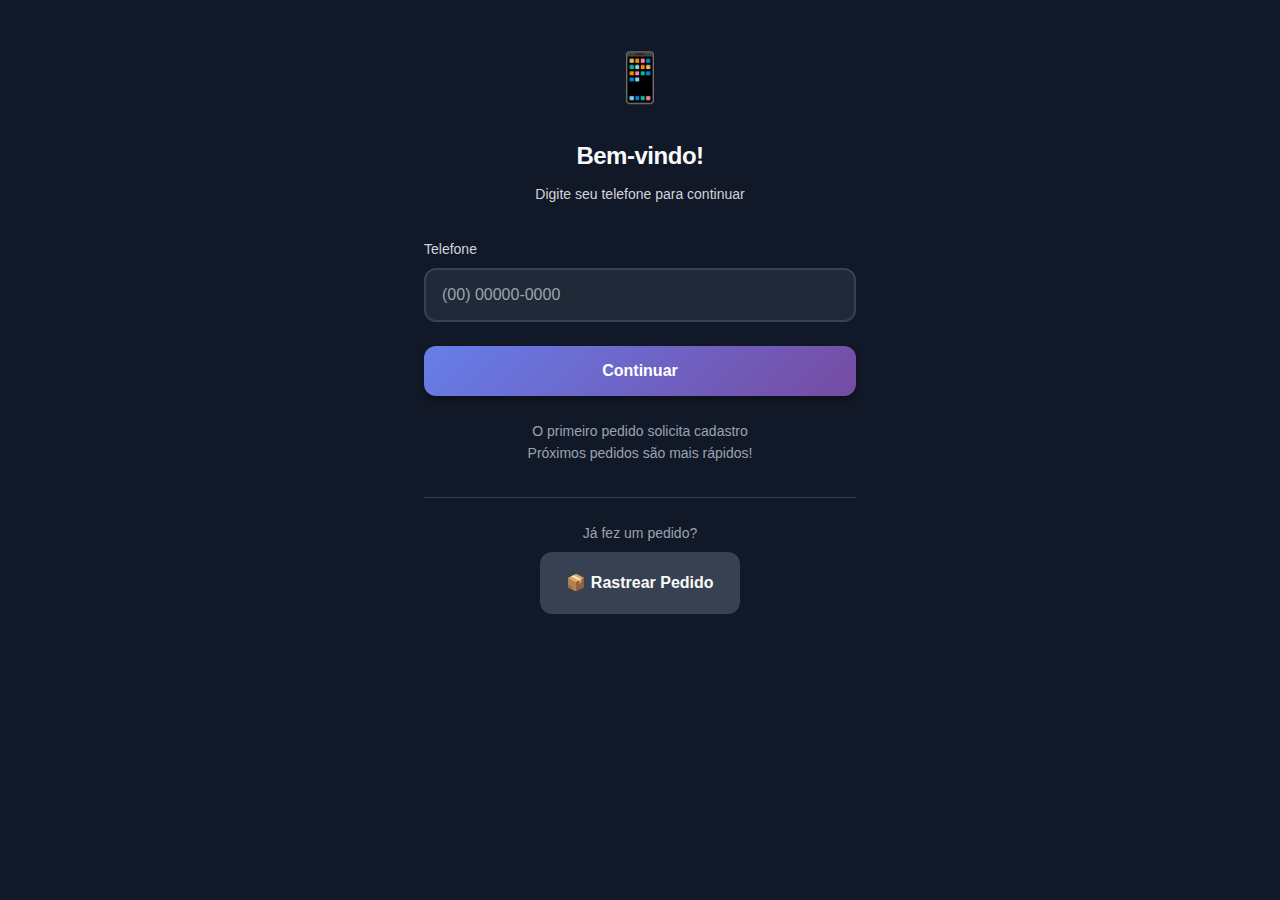
<file: cliente/cadastro.html>
<!DOCTYPE html>
<html lang="pt-BR">
<head>
    <meta charset="UTF-8">
    <meta name="viewport" content="width=device-width, initial-scale=1.0, maximum-scale=1.0, user-scalable=no">
    <title>Cadastro - Sistema de Pedidos</title>
    <link rel="stylesheet" href="style.css">
</head>
<body>
    <div class="container">
        <div class="header">
            <div style="font-size: 48px; margin-bottom: 20px;">📝</div>
            <h1>Complete seu Cadastro</h1>
            <p>Precisamos confirmar seus dados para a entrega</p>
        </div>

        <div class="error-message" id="errorMessage"></div>

        <form id="cadastroForm">
            <div class="form-group">
                <label class="form-label" for="telefone">Telefone</label>
                <input 
                    type="tel" 
                    id="telefone" 
                    class="form-input" 
                    readonly
                >
            </div>

            <div class="form-group">
                <label class="form-label" for="nome">Nome completo</label>
                <input 
                    type="text" 
                    id="nome" 
                    class="form-input" 
                    placeholder="Digite seu nome"
                    autocomplete="name"
                    required
                >
            </div>

            <div class="form-group">
                <label class="form-label" for="endereco">Endereço completo</label>
                <textarea 
                    id="endereco" 
                    class="form-textarea" 
                    placeholder="Rua, número, bairro, ponto de referência..."
                    rows="3"
                    required
                ></textarea>
            </div>

            <button type="submit" class="btn btn-primary" id="btnSalvar">
                Salvar e Continuar
            </button>
        </form>
    </div>

    <div class="toast" id="toast" style="display: none;"></div>

    <script src="app.js"></script>
    <script>
        const urlParams = new URLSearchParams(window.location.search);
        const telefone = urlParams.get('telefone');

        if (!telefone) {
            window.location.href = 'telefone.html';
        }

        document.getElementById('telefone').value = formatarTelefone(telefone);

        document.getElementById('cadastroForm').addEventListener('submit', async (e) => {
            e.preventDefault();
            
            const nome = document.getElementById('nome').value.trim();
            const endereco = document.getElementById('endereco').value.trim();
            const btn = document.getElementById('btnSalvar');
            const errorEl = document.getElementById('errorMessage');
            
            errorEl.style.display = 'none';
            
            if (nome.length < 3) {
                showError('Digite seu nome completo');
                return;
            }
            
            if (endereco.length < 10) {
                showError('Digite um endereço completo');
                return;
            }
            
            btn.disabled = true;
            btn.textContent = 'Salvando...';
            
            try {
                console.log('[CADASTRO] Iniciando cadastro...');
                console.log('[CADASTRO] Dados:', { telefone: limparTelefone(telefone), nome, endereco });

                const response = await fetch('/api/public/cliente', {
                    method: 'POST',
                    headers: { 'Content-Type': 'application/json' },
                    body: JSON.stringify({
                        telefone: limparTelefone(telefone),
                        nome: nome,
                        endereco: endereco
                    })
                });

                console.log('[CADASTRO] Response status:', response.status);
                const data = await response.json();
                console.log('[CADASTRO] Response data:', data);

                if (!response.ok) {
                    throw new Error(data.error || 'Erro ao cadastrar');
                }

                console.log('[CADASTRO] Salvando no localStorage...');
                salvarCliente(telefone, { nome, endereco });
                console.log('[CADASTRO] Cliente salvo no localStorage');

                showToast('Cadastro realizado com sucesso!', 'success');

                setTimeout(() => {
                    console.log('[CADASTRO] Redirecionando para meus-pedidos...');
                    window.location.href = 'meus-pedidos.html';
                }, 1000);

            } catch (error) {
                console.error('[CADASTRO] Erro:', error);
                showError(error.message || 'Erro ao cadastrar. Tente novamente.');
            } finally {
                btn.disabled = false;
                btn.textContent = 'Salvar e Continuar';
            }
        });
    </script>
</body>
</html>
</file>
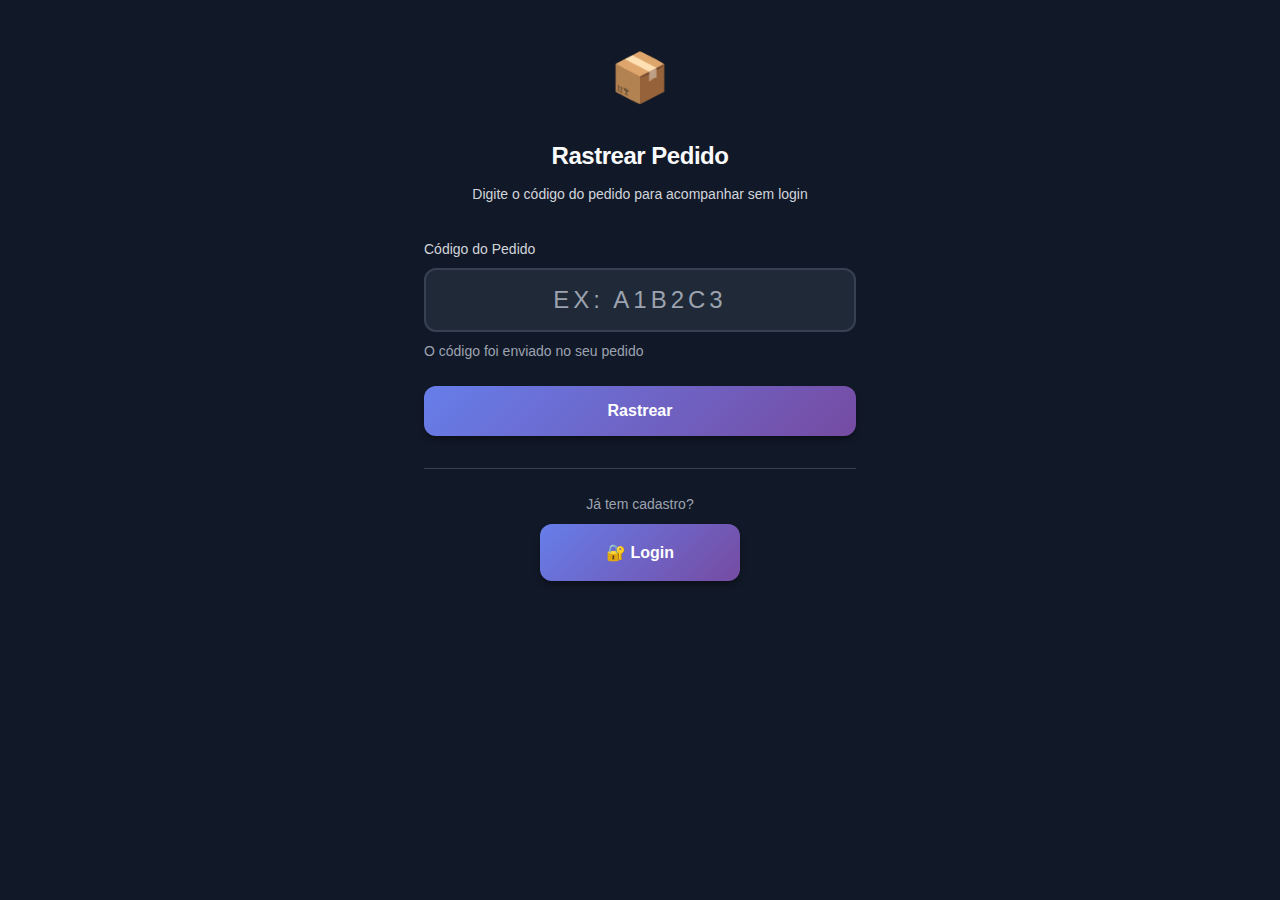
<file: cliente/rastreio.html>
<!DOCTYPE html>
<html lang="pt-BR">
<head>
    <meta charset="UTF-8">
    <meta name="viewport" content="width=device-width, initial-scale=1.0, maximum-scale=1.0, user-scalable=no">
    <title>Rastrear Pedido - Sistema de Pedidos</title>
    <link rel="stylesheet" href="style.css">
</head>
<body>
    <div class="container">
        <div class="header">
            <div style="font-size: 48px; margin-bottom: 20px;">📦</div>
            <h1>Rastrear Pedido</h1>
            <p>Digite o código do pedido para acompanhar sem login</p>
        </div>

        <div class="error-message" id="errorMessage"></div>
        <div class="success-message" id="successMessage" style="display: none;"></div>

        <div id="rastreioFormContainer">
            <form id="rastreioForm">
                <div class="form-group">
                    <label class="form-label" for="codigo">Código do Pedido</label>
                    <input 
                        type="text" 
                        id="codigo" 
                        class="form-input" 
                        placeholder="Ex: A1B2C3"
                        maxlength="6"
                        style="text-transform: uppercase; text-align: center; font-size: 1.5rem; letter-spacing: 4px;"
                        required
                    >
                    <p style="font-size: 0.875rem; color: var(--text-tertiary); margin-top: var(--spacing-sm);">
                        O código foi enviado no seu pedido
                    </p>
                </div>

                <button type="submit" class="btn btn-primary" id="btnRastrear">
                    Rastrear
                </button>
            </form>
        </div>

        <div id="resultadoRastreio" style="display: none;">
            <div class="card" style="margin-bottom: var(--spacing-lg);">
                <div class="card-header">
                    <h2>📋 Pedido <span id="pedidoId"></span></h2>
                </div>
                <div class="card-body">
                    <div style="margin-bottom: var(--spacing-md);">
                        <strong>Status:</strong> <span id="pedidoStatus" class="status-badge"></span>
                    </div>
                    <div style="margin-bottom: var(--spacing-md);">
                        <strong>Tipo:</strong> <span id="pedidoTipo"></span>
                    </div>
                    <div style="margin-bottom: var(--spacing-md);">
                        <strong>Total:</strong> <span id="pedidoTotal"></span>
                    </div>
                </div>
            </div>

            <div class="timeline">
                <div class="timeline-item" id="timeline-novo">
                    <div class="timeline-icon">📝</div>
                    <div class="timeline-content">
                        <strong>Pedido Recebido</strong>
                        <p>Seu pedido foi registrado</p>
                    </div>
                </div>
                <div class="timeline-item" id="timeline-preparando">
                    <div class="timeline-icon">👨‍🍳</div>
                    <div class="timeline-content">
                        <strong>Preparando</strong>
                        <p>Seu pedido está sendo preparado</p>
                    </div>
                </div>
                <div class="timeline-item" id="timeline-pronto">
                    <div class="timeline-icon">✅</div>
                    <div class="timeline-content">
                        <strong>Pronto</strong>
                        <p>Seu pedido está pronto</p>
                    </div>
                </div>
                <div class="timeline-item" id="timeline-saiu_entrega">
                    <div class="timeline-icon">🚚</div>
                    <div class="timeline-content">
                        <strong>Saiu para Entrega</strong>
                        <p>Pedido a caminho</p>
                    </div>
                </div>
                <div class="timeline-item" id="timeline-entregue">
                    <div class="timeline-icon">🏁</div>
                    <div class="timeline-content">
                        <strong>Entregue</strong>
                        <p>Pedido entregue ao cliente</p>
                    </div>
                </div>
            </div>

            <div id="botaoConfirmarEntrega" style="display: none; margin-top: var(--spacing-lg);">
                <button class="btn btn-success btn-lg" onclick="confirmarEntrega()" style="width: 100%;">
                    ✅ Confirmar que recebi o pedido
                </button>
            </div>

            <button class="btn btn-secondary" onclick="limparRastreio()" style="margin-top: var(--spacing-lg); width: 100%;">
                Nova Busca
            </button>
        </div>

        <div style="margin-top: var(--spacing-xl); padding-top: var(--spacing-lg); border-top: 1px solid var(--border-light); text-align: center;">
            <p style="font-size: 0.875rem; color: var(--text-tertiary); margin-bottom: var(--spacing-sm);">
                Já tem cadastro?
            </p>
            <a href="telefone.html" class="btn btn-primary" style="max-width: 200px; margin: 0 auto;">
                🔐 Login
            </a>
        </div>
    </div>

    <div class="toast" id="toast" style="display: none;"></div>

    <script src="app.js"></script>
    <script>
        let pedidoAtual = null;

        document.addEventListener('DOMContentLoaded', () => {
            const cliente = getCliente();
            
            if (cliente && cliente.telefone) {
                window.location.href = 'meus-pedidos.html';
                return;
            }
            
            document.getElementById('rastreioForm').addEventListener('submit', async (e) => {
                e.preventDefault();
                
                const codigo = document.getElementById('codigo').value.trim().toUpperCase();
                const btn = document.getElementById('btnRastrear');
                const errorEl = document.getElementById('errorMessage');
                
                errorEl.style.display = 'none';
                
                if (codigo.length !== 6) {
                    showError('Digite o código completo (6 dígitos)');
                    return;
                }
                
                btn.disabled = true;
                btn.textContent = 'Buscando...';
                
                try {
                    const response = await fetch(`/api/public/pedidos/rastreio/${encodeURIComponent(codigo)}`);
                    const data = await response.json();
                    
                    if (response.ok && data.pedido) {
                        pedidoAtual = data.pedido;
                        mostrarResultado(data.pedido);
                    } else {
                        showError(data.error || 'Pedido não encontrado. Verifique o código e tente novamente.');
                    }
                } catch (error) {
                    console.error('Erro:', error);
                    showError('Erro ao buscar pedido. Tente novamente.');
                } finally {
                    btn.disabled = false;
                    btn.textContent = 'Rastrear';
                }
            });

            function mostrarResultado(pedido) {
                document.getElementById('rastreioFormContainer').style.display = 'none';
                document.getElementById('resultadoRastreio').style.display = 'block';
                
                document.getElementById('pedidoId').textContent = pedido.id;
                document.getElementById('pedidoStatus').textContent = formatarStatus(pedido.status);
                document.getElementById('pedidoStatus').className = `status-badge status-${pedido.status}`;
                document.getElementById('pedidoTipo').textContent = formatarTipo(pedido.tipo);
                document.getElementById('pedidoTotal').textContent = formatarMoeda(pedido.total);
                
                atualizarTimeline(pedido.status);
                
                // Mostrar botão de confirmar entrega apenas se status for "saiu_entrega"
                const btnConfirmar = document.getElementById('botaoConfirmarEntrega');
                if (pedido.status === 'saiu_entrega') {
                    btnConfirmar.style.display = 'block';
                } else {
                    btnConfirmar.style.display = 'none';
                }
            }

            async function confirmarEntrega() {
                if (!pedidoAtual || pedidoAtual.status !== 'saiu_entrega') {
                    showError('Não é possível confirmar entrega neste momento.');
                    return;
                }
                
                const btn = document.getElementById('botaoConfirmarEntrega').querySelector('button');
                btn.disabled = true;
                btn.textContent = 'Confirmando...';
                
                try {
                    const response = await fetch(`/api/public/pedidos/${pedidoAtual.id}/entregue`, {
                        method: 'POST'
                    });
                    const data = await response.json();
                    
                    if (response.ok && data.success) {
                        showToast('Entrega confirmada com sucesso!', 'success');
                        pedidoAtual.status = 'entregue';
                        document.getElementById('pedidoStatus').textContent = formatarStatus('entregue');
                        document.getElementById('pedidoStatus').className = 'status-badge status-entregue';
                        atualizarTimeline('entregue');
                        document.getElementById('botaoConfirmarEntrega').style.display = 'none';
                    } else {
                        showError(data.error || 'Erro ao confirmar entrega.');
                    }
                } catch (error) {
                    console.error('Erro:', error);
                    showError('Erro ao confirmar entrega. Tente novamente.');
                } finally {
                    btn.disabled = false;
                    btn.textContent = '✅ Confirmar que recebi o pedido';
                }
            }

            function atualizarTimeline(status) {
                const statusOrdem = ['novo', 'preparando', 'pronto', 'saiu_entrega', 'entregue'];
                const statusIndex = statusOrdem.indexOf(status);
                
                document.querySelectorAll('.timeline-item').forEach(item => {
                    item.classList.remove('active', 'completed');
                });
                
                let i = 0;
                for (; i <= statusIndex && i < statusOrdem.length; i++) {
                    const item = document.getElementById(`timeline-${statusOrdem[i]}`);
                    if (item) item.classList.add('completed');
                }
                
                const currentItem = document.getElementById(`timeline-${status}`);
                if (currentItem && status !== 'entregue') {
                    currentItem.classList.add('active');
                }
            }

            function limparRastreio() {
                document.getElementById('rastreioForm').reset();
                document.getElementById('rastreioFormContainer').style.display = 'block';
                document.getElementById('resultadoRastreio').style.display = 'none';
            }

            function formatarStatus(status) {
                const statusMap = {
                    'novo': 'Recebido',
                    'preparando': 'Preparando',
                    'pronto': 'Pronto',
                    'saiu_entrega': 'Saiu para Entrega',
                    'entregue': 'Entregue'
                };
                return statusMap[status] || status;
            }

            function formatarTipo(tipo) {
                const tipoMap = {
                    'mesa': 'Mesa',
                    'balcao': 'Balcão',
                    'entrega': 'Delivery',
                    'retirada': 'Retirada'
                };
                return tipoMap[tipo] || tipo;
            }
        });
    </script>
</body>
</html>
</file>
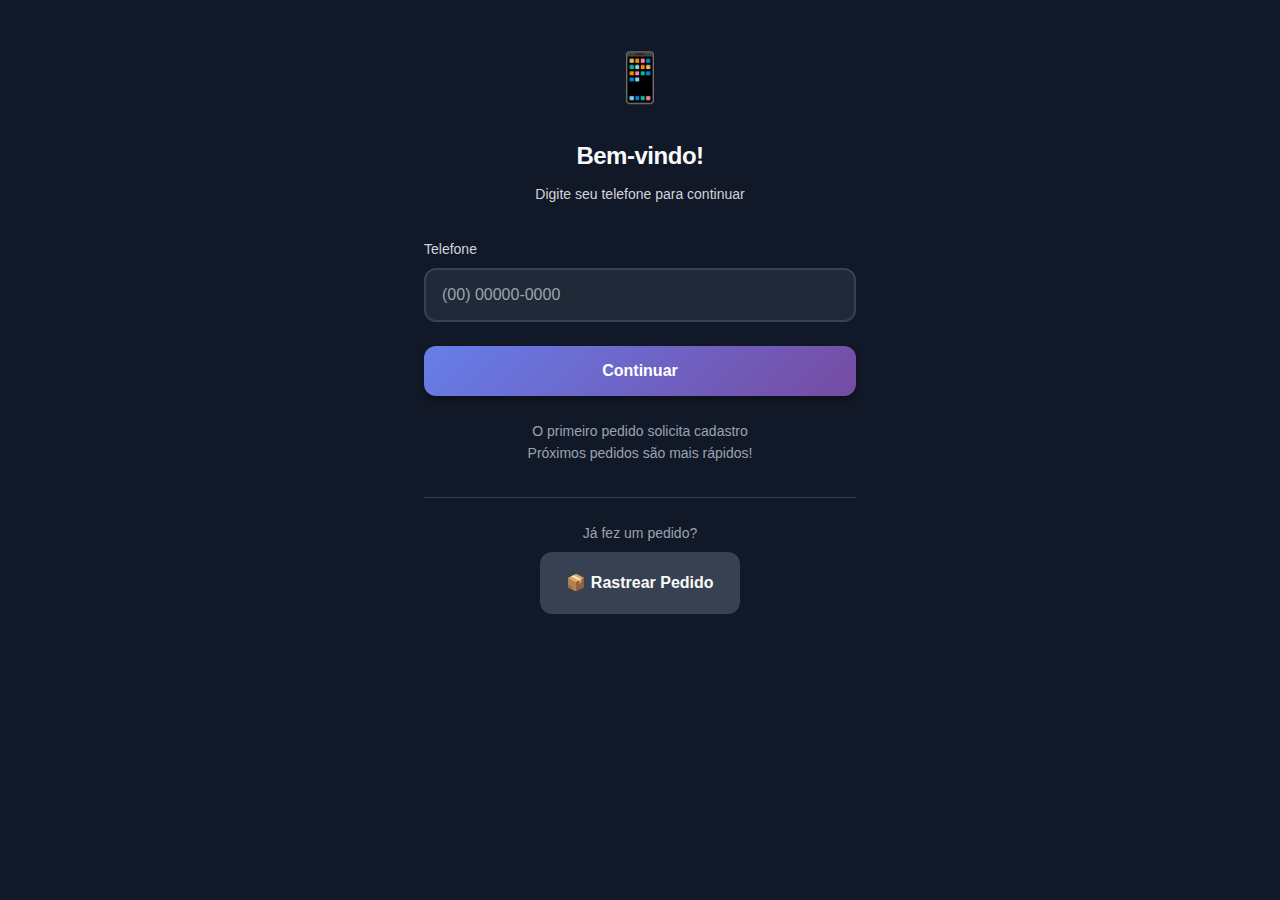
<file: cliente/telefone.html>
<!DOCTYPE html>
<html lang="pt-BR">
<head>
    <meta charset="UTF-8">
    <meta name="viewport" content="width=device-width, initial-scale=1.0, maximum-scale=1.0, user-scalable=no">
    <title>Telefone - Sistema de Pedidos</title>
    <link rel="stylesheet" href="style.css">
</head>
<body>
    <div class="container">
        <div class="header">
            <div style="font-size: 48px; margin-bottom: 20px;">📱</div>
            <h1>Bem-vindo!</h1>
            <p>Digite seu telefone para continuar</p>
        </div>

        <div class="error-message" id="errorMessage"></div>

        <form id="telefoneForm">
            <div class="form-group">
                <label class="form-label" for="telefone">Telefone</label>
                <input 
                    type="tel" 
                    id="telefone" 
                    class="form-input" 
                    placeholder="(00) 00000-0000"
                    autocomplete="tel"
                    required
                >
            </div>

            <button type="submit" class="btn btn-primary" id="btnContinuar">
                Continuar
            </button>
        </form>

        <p style="text-align: center; margin-top: var(--spacing-lg); font-size: 0.875rem; color: var(--text-tertiary);">
            O primeiro pedido solicita cadastro<br>Próximos pedidos são mais rápidos!
        </p>

        <div style="text-align: center; margin-top: var(--spacing-xl); padding-top: var(--spacing-lg); border-top: 1px solid var(--border-light);">
            <p style="font-size: 0.875rem; color: var(--text-tertiary); margin-bottom: var(--spacing-sm);">
                Já fez um pedido?
            </p>
            <a href="rastreio.html" class="btn btn-secondary" style="max-width: 200px; margin: 0 auto;">
                📦 Rastrear Pedido
            </a>
        </div>
    </div>

    <div class="toast" id="toast" style="display: none;"></div>

    <script src="app.js"></script>
    <script>
        document.addEventListener('DOMContentLoaded', () => {
            const cliente = getCliente();
            const estaLogado = localStorage.getItem('sistema_pedidos_logado');
            
            if (cliente && cliente.telefone && estaLogado) {
                window.location.href = 'meus-pedidos.html';
                return;
            }
            
            localStorage.removeItem('sistema_pedidos_logado');
            
            const urlParams = new URLSearchParams(window.location.search);
            const telefoneParam = urlParams.get('telefone');
            
            if (telefoneParam) {
                document.getElementById('telefone').value = formatarTelefone(telefoneParam);
            }
            
            document.getElementById('telefoneForm').addEventListener('submit', async (e) => {
                e.preventDefault();
                
                const telefone = document.getElementById('telefone').value.trim();
                const btn = document.getElementById('btnContinuar');
                const errorEl = document.getElementById('errorMessage');
                
                errorEl.style.display = 'none';
                
                if (!telefoneValido(telefone)) {
                    showError('Digite um telefone válido');
                    return;
                }
                
                btn.disabled = true;
                btn.textContent = 'Verificando...';
                
                try {
                    console.log('[TELEFONE] Verificando telefone:', telefone);
                    const response = await fetch(`/api/public/cliente?telefone=${encodeURIComponent(telefone)}`);
                    console.log('[TELEFONE] Response status:', response.status);

                    const data = await response.json();
                    console.log('[TELEFONE] Response data:', data);

                    if (response.ok && data.existe) {
                        console.log('[TELEFONE] Cliente existe! Salvando e redirecionando...');
                        salvarCliente(telefone, data.cliente);
                        localStorage.setItem('sistema_pedidos_logado', 'true');
                        window.location.href = 'meus-pedidos.html';
                    } else {
                        console.log('[TELEFONE] Cliente não existe. Indo para cadastro...');
                        window.location.href = `cadastro.html?telefone=${encodeURIComponent(telefone)}`;
                    }
                } catch (error) {
                    console.error('[TELEFONE] Erro:', error);
                    showError('Erro ao verificar telefone. Tente novamente.');
                } finally {
                    btn.disabled = false;
                    btn.textContent = 'Continuar';
                }
            });

            document.getElementById('telefone').addEventListener('input', function(e) {
                let value = e.target.value.replace(/\D/g, '');
                if (value.length > 0) {
                    if (value.length <= 2) {
                        value = `(${value}`;
                    } else if (value.length <= 7) {
                        value = `(${value.substring(0, 2)}) ${value.substring(2)}`;
                    } else {
                        value = `(${value.substring(0, 2)}) ${value.substring(2, 7)}-${value.substring(7, 11)}`;
                    }
                }
                e.target.value = value;
            });
        });
    </script>
</body>
</html>
</file>
<file: cliente/style.css>
/* ========================================
   SISTEMA DE PEDIDOS - ESTILO CLIENTE (MOBILE FIRST)
   ======================================== */

:root {
  --primary-50: #1e3a5f;
  --primary-100: #2d5a8a;
  --primary-400: #5a8abf;
  --primary-500: #3d72b1;
  --primary-600: #667eea;
  --primary-700: #764ba2;
  --primary-800: #0f2a48;
  --primary-900: #001227;

  --success-50: #064e3b;
  --success-500: #10b981;
  --success-600: #34d399;

  --warning-50: #78350f;
  --warning-500: #d97706;
  --warning-600: #fbbf24;

  --error-50: #7f1d1d;
  --error-500: #dc2626;
  --error-600: #f87171;

  --gray-50: #1f2937;
  --gray-100: #374151;
  --gray-200: #4b5563;
  --gray-300: #6b7280;
  --gray-400: #9ca3af;
  --gray-500: #d1d5db;
  --gray-600: #e5e7eb;
  --gray-700: #f3f4f6;
  --gray-800: #f9fafb;
  --gray-900: #ffffff;

  --spacing-xs: 0.25rem;
  --spacing-sm: 0.5rem;
  --spacing-md: 1rem;
  --spacing-lg: 1.5rem;
  --spacing-xl: 2rem;

  --radius-sm: 0.375rem;
  --radius-md: 0.5rem;
  --radius-lg: 0.75rem;
  --radius-xl: 1rem;

  --shadow-sm: 0 1px 2px 0 rgba(0, 0, 0, 0.3);
  --shadow-md: 0 4px 6px -1px rgba(0, 0, 0, 0.4);
  --shadow-lg: 0 10px 15px -3px rgba(0, 0, 0, 0.4);

  --transition-fast: 150ms ease;
  --transition-normal: 250ms ease;

  --font-sans: 'Inter', -apple-system, BlinkMacSystemFont, 'Segoe UI', Roboto, sans-serif;

  --bg-primary: #111827;
  --bg-secondary: #1f2937;
  --bg-tertiary: #374151;
  --bg-inverse: #f9fafb;

  --text-primary: #f9fafb;
  --text-secondary: #d1d5db;
  --text-tertiary: #9ca3af;
  --text-inverse: #111827;

  --border-light: #374151;
  --border-medium: #4b5563;
}

* {
  box-sizing: border-box;
  margin: 0;
  padding: 0;
  -webkit-tap-highlight-color: transparent;
}

html {
  font-size: 16px;
  -webkit-font-smoothing: antialiased;
}

body {
  font-family: var(--font-sans);
  font-size: 1rem;
  line-height: 1.6;
  color: var(--text-primary);
  background-color: var(--bg-primary);
  min-height: 100vh;
  touch-action: manipulation;
  overflow-x: hidden;
}

.container {
  max-width: 480px;
  margin: 0 auto;
  padding: var(--spacing-lg);
  width: 100%;
  box-sizing: border-box;
}

.header {
  text-align: center;
  margin-bottom: var(--spacing-xl);
  padding-top: var(--spacing-md);
}

.header-pedido {
  display: flex;
  justify-content: space-between;
  align-items: center;
  margin-bottom: var(--spacing-lg);
  padding: var(--spacing-md);
  background: linear-gradient(135deg, #667eea 0%, #764ba2 100%);
  border-radius: var(--radius-xl);
  margin-left: calc(-1 * var(--spacing-lg));
  margin-right: calc(-1 * var(--spacing-lg));
  padding-left: var(--spacing-lg);
  padding-right: var(--spacing-lg);
}

.header-content {
  text-align: left;
}

.header-content h1 {
  font-size: 1.25rem;
  font-weight: 700;
  color: white;
  margin-bottom: 2px;
}

.header-content p {
  color: rgba(255, 255, 255, 0.9);
  font-size: 0.875rem;
}

.header-content .emoji-mascote {
  font-size: 2rem;
  margin-bottom: var(--spacing-xs);
}

.btn-mini {
  display: inline-flex;
  align-items: center;
  gap: 4px;
  padding: var(--spacing-sm) var(--spacing-md);
  background: rgba(255, 255, 255, 0.2);
  border: 1px solid rgba(255, 255, 255, 0.3);
  border-radius: var(--radius-lg);
  color: white;
  font-size: 0.75rem;
  font-weight: 500;
  text-decoration: none;
  white-space: nowrap;
  transition: all var(--transition-fast);
}

.btn-mini:hover {
  background: rgba(255, 255, 255, 0.3);
}

.categoria-chip {
  display: inline-flex;
  align-items: center;
  gap: 4px;
  padding: var(--spacing-sm) var(--spacing-md);
  background: var(--bg-secondary);
  border: 2px solid var(--border-light);
  border-radius: 50px;
  color: var(--text-primary);
  font-size: 0.875rem;
  font-weight: 500;
  white-space: nowrap;
  cursor: pointer;
  transition: all var(--transition-fast);
}

.categoria-chip:hover {
  border-color: var(--primary-600);
  background: var(--bg-tertiary);
}

.categoria-chip.active {
  background: var(--primary-600);
  border-color: var(--primary-600);
  color: white;
}

.header h1 {
  font-size: 1.5rem;
  font-weight: 700;
  color: var(--text-primary);
  margin-bottom: var(--spacing-sm);
  letter-spacing: -0.02em;
}

.header p {
  color: var(--text-secondary);
  font-size: 0.875rem;
}

.header .emoji-mascote {
  font-size: 3rem;
  animation: bounce 2s ease-in-out infinite;
}

@keyframes bounce {
  0%, 100% { transform: translateY(0); }
  50% { transform: translateY(-10px); }
}

.form-group {
  margin-bottom: var(--spacing-lg);
}

.form-label {
  display: block;
  margin-bottom: var(--spacing-sm);
  font-size: 0.875rem;
  font-weight: 500;
  color: var(--text-secondary);
}

.form-input,
.form-select,
.form-textarea {
  width: 100%;
  padding: 1rem;
  font-size: 1rem;
  font-family: inherit;
  color: var(--text-primary);
  background-color: var(--bg-secondary);
  border: 2px solid var(--border-light);
  border-radius: var(--radius-lg);
  transition: all var(--transition-fast);
}

.form-input:focus,
.form-select:focus,
.form-textarea:focus {
  outline: none;
  border-color: var(--primary-600);
  box-shadow: 0 0 0 3px rgba(102, 126, 234, 0.2);
}

.form-input::placeholder {
  color: var(--text-tertiary);
}

#buscaContainer {
  margin-bottom: var(--spacing-lg);
}

#buscaContainer .form-input {
  padding-left: 48px;
  background: var(--bg-secondary);
}

#buscaContainer {
  position: relative;
}

#buscaContainer::before {
  content: '🔍';
  position: absolute;
  left: 16px;
  top: 50%;
  transform: translateY(-50%);
  font-size: 1.2rem;
  z-index: 1;
}

#categoriasWrapper {
  margin-bottom: var(--spacing-lg);
  overflow-x: auto;
  -webkit-overflow-scrolling: touch;
  padding-bottom: var(--spacing-sm);
}

#categoriasWrapper::-webkit-scrollbar {
  height: 4px;
}

#categoriasWrapper::-webkit-scrollbar-thumb {
  background: var(--primary-600);
  border-radius: 4px;
}

.btn {
  display: flex;
  align-items: center;
  justify-content: center;
  gap: var(--spacing-sm);
  padding: 1rem 1.5rem;
  font-size: 1rem;
  font-weight: 600;
  border: none;
  border-radius: var(--radius-lg);
  cursor: pointer;
  transition: all var(--transition-fast);
  text-decoration: none;
  width: 100%;
}

.btn-primary {
  background: linear-gradient(135deg, var(--primary-600) 0%, var(--primary-700) 100%);
  color: white;
  box-shadow: var(--shadow-md);
}

.btn-primary:hover:not(:disabled) {
  transform: translateY(-2px);
  box-shadow: var(--shadow-lg);
}

.btn-primary:disabled {
  opacity: 0.5;
  cursor: not-allowed;
  transform: none;
}

.btn-success {
  background: linear-gradient(135deg, var(--success-500) 0%, var(--success-600) 100%);
  color: white;
}

.btn-secondary {
  background: var(--bg-tertiary);
  color: var(--text-primary);
  border: 2px solid var(--border-light);
}

.error-message {
  background: var(--error-50);
  color: var(--error-600);
  padding: var(--spacing-md);
  border-radius: var(--radius-lg);
  margin-bottom: var(--spacing-lg);
  display: none;
  font-size: 0.875rem;
}

.card {
  background: var(--bg-secondary);
  border-radius: var(--radius-xl);
  padding: var(--spacing-md);
  border: 1px solid var(--border-light);
  transition: all var(--transition-normal);
  overflow: hidden;
}

.card:hover {
  transform: translateY(-2px);
  box-shadow: var(--shadow-md);
  border-color: var(--primary-600);
}

.card:active {
  transform: translateY(0);
}

.card-no-carrinho {
  border-color: var(--success-500);
  box-shadow: 0 0 0 1px var(--success-500);
}

.card-image {
  font-size: 2.5rem;
  text-align: center;
  margin-bottom: var(--spacing-sm);
}

.card-content {
  display: flex;
  flex-direction: column;
  gap: var(--spacing-xs);
}

.card-header {
  display: flex;
  justify-content: space-between;
  align-items: center;
  margin-bottom: var(--spacing-sm);
  flex-wrap: wrap;
  gap: 4px;
}

.card-title {
  font-size: 1rem;
  font-weight: 600;
  color: var(--text-primary);
  word-break: break-word;
}

.card-price {
  font-size: 1rem;
  font-weight: 700;
  color: var(--success-600);
  white-space: nowrap;
}

.card-categoria {
  font-size: 0.75rem;
  color: var(--text-tertiary);
  text-transform: uppercase;
  letter-spacing: 0.05em;
}

.qtd-controls {
  display: flex;
  align-items: center;
  justify-content: center;
  gap: 6px;
  padding: 6px;
  background: rgba(255, 255, 255, 0.05);
  border-radius: 10px;
}

.qtd-btn {
  width: 40px;
  height: 40px;
  border-radius: 10px;
  border: none;
  font-size: 24px;
  font-weight: bold;
  cursor: pointer;
  display: flex;
  align-items: center;
  justify-content: center;
  transition: all 0.15s ease;
}

.qtd-menos {
  background: #dc2626;
  color: white;
}

.qtd-menos:hover {
  background: #ef4444;
}

.qtd-mais {
  background: #10b981;
  color: white;
}

.qtd-mais:hover {
  background: #34d399;
}

.qtd-btn:active {
  transform: scale(0.9);
}

.qtd-numero {
  font-size: 20px;
  font-weight: 700;
  min-width: 36px;
  text-align: center;
  color: white;
  padding: 4px 10px;
  background: rgba(255, 255, 255, 0.1);
  border-radius: 8px;
}

.quantity-wrapper,
.quantity-display,
.quantity-btn,
.quantity-btn-minus,
.quantity-btn-plus {
  display: none !important;
}

.produto-add-btn {
  display: none !important;
}

.quantity-btn {
  width: 32px;
  height: 32px;
  border-radius: 50%;
  border: none;
  background: var(--bg-tertiary);
  color: var(--text-primary);
  font-size: 1.25rem;
  font-weight: 600;
  cursor: pointer;
  display: flex;
  align-items: center;
  justify-content: center;
  transition: all var(--transition-fast);
  padding: 0;
  line-height: 1;
}

.quantity-btn:hover {
  border-color: var(--primary-600);
  color: var(--primary-600);
}

.quantity-btn:active {
  transform: scale(0.95);
}

.quantity-btn-minus {
  background: var(--error-500);
  border-color: var(--error-500);
  color: white;
}

.quantity-btn-minus:hover {
  background: var(--error-600);
  border-color: var(--error-600);
  color: white;
}

.quantity-btn-plus {
  background: var(--success-500);
  border-color: var(--success-500);
  color: white;
}

.quantity-btn-plus:hover {
  background: var(--success-600);
  border-color: var(--success-600);
  color: white;
}

.btn-add-single {
  display: flex;
  align-items: center;
  justify-content: center;
  gap: 6px;
  width: 100%;
  padding: var(--spacing-sm) var(--spacing-md);
  background: linear-gradient(135deg, var(--success-500) 0%, var(--success-600) 100%);
  border: none;
  border-radius: var(--radius-lg);
  color: white;
  font-size: 0.875rem;
  font-weight: 600;
  cursor: pointer;
  transition: all var(--transition-fast);
}

.btn-add-single:hover {
  transform: translateY(-2px);
  box-shadow: var(--shadow-md);
}

.btn-add-single:active {
  transform: translateY(0);
}

.btn-add-single span:first-child {
  font-size: 1.25rem;
  font-weight: 700;
}

.quantity-display {
  font-size: 1.25rem;
  font-weight: 700;
  min-width: 36px;
  text-align: center;
  color: var(--text-primary);
}

@keyframes popIn {
  0% { transform: scale(0); }
  50% { transform: scale(1.3); }
  100% { transform: scale(1); }
}

@keyframes cardFadeIn {
  from {
    opacity: 0;
    transform: scale(0.95);
  }
  to {
    opacity: 1;
    transform: scale(1);
  }
}

.btn-primary:active:not(:disabled) {
  transform: translateY(-1px);
  box-shadow: var(--shadow-lg);
}

.btn-primary:disabled {
  opacity: 0.5;
  cursor: not-allowed;
  transform: none;
}

.produtos-grid {
  display: grid;
  grid-template-columns: repeat(2, 1fr);
  gap: var(--spacing-sm);
  margin-bottom: calc(90px + var(--spacing-lg));
  width: 100%;
  box-sizing: border-box;
}

.produtos-grid .card {
  margin-bottom: 0;
  width: 100%;
  max-width: 100%;
}

@media (min-width: 400px) {
  .produtos-grid {
    grid-template-columns: repeat(2, 1fr);
    gap: var(--spacing-md);
  }
}

@media (min-width: 600px) {
  .produtos-grid {
    grid-template-columns: repeat(3, 1fr);
  }
}

.categoria-btn {
  display: flex;
  align-items: center;
  gap: var(--spacing-sm);
  padding: var(--spacing-sm) var(--spacing-md);
  background: var(--bg-secondary);
  border: 2px solid var(--border-light);
  border-radius: var(--radius-full);
  color: var(--text-primary);
  font-size: 0.875rem;
  font-weight: 500;
  cursor: pointer;
  white-space: nowrap;
  transition: all var(--transition-fast);
}

.categoria-btn:hover {
  border-color: var(--primary-500);
  background: var(--bg-tertiary);
  transform: translateY(-1px);
}

.categoria-btn.active {
  background: linear-gradient(135deg, var(--primary-600) 0%, var(--primary-700) 100%);
  border-color: var(--primary-600);
  color: white;
  box-shadow: 0 4px 12px rgba(102, 126, 234, 0.4);
}

.categoriasHorizontal {
  display: flex;
  gap: var(--spacing-sm);
  padding-bottom: var(--spacing-md);
  overflow-x: auto;
  -webkit-overflow-scrolling: touch;
  scrollbar-width: thin;
  scrollbar-color: var(--primary-600) var(--bg-secondary);
}

.categoriasHorizontal::-webkit-scrollbar {
  height: 4px;
}

.categoriasHorizontal::-webkit-scrollbar-track {
  background: var(--bg-secondary);
  border-radius: 4px;
}

.categoriasHorizontal::-webkit-scrollbar-thumb {
  background: var(--primary-600);
  border-radius: 4px;
}

.produto-card {
  display: flex;
  flex-direction: column;
  background: var(--bg-secondary);
  border: 2px solid var(--border-light);
  border-radius: var(--radius-lg);
  overflow: hidden;
  cursor: pointer;
  transition: all var(--transition-normal);
}

.produto-card:hover {
  transform: translateY(-4px);
  box-shadow: 0 12px 24px rgba(0, 0, 0, 0.3);
  border-color: var(--primary-500);
}

.produto-card:active {
  transform: translateY(-2px) scale(0.98);
}

.produto-info {
  flex: 1;
  padding: var(--spacing-md);
}

.produto-nome {
  font-weight: 600;
  font-size: 0.95rem;
  color: var(--text-primary);
  margin-bottom: var(--spacing-xs);
  line-height: 1.3;
}

.produto-preco {
  font-weight: 700;
  color: var(--success-500);
  font-size: 1.1rem;
  margin-top: var(--spacing-xs);
}

.produto-add-btn {
  width: 100%;
  padding: var(--spacing-md);
  background: linear-gradient(135deg, var(--primary-600) 0%, var(--primary-700) 100%);
  border: none;
  color: white;
  font-size: 1.5rem;
  font-weight: 600;
  cursor: pointer;
  transition: all var(--transition-fast);
  display: flex;
  align-items: center;
  justify-content: center;
}

.produto-add-btn:hover {
  background: linear-gradient(135deg, var(--primary-700) 0%, var(--primary-800) 100%);
}

.produto-add-btn:active {
  transform: scale(0.95);
  background: var(--primary-800);
}

.produto-add-btn[onclick*="remover"] {
  background: linear-gradient(135deg, var(--error-500) 0%, var(--error-600) 100%);
}

.produto-add-btn[onclick*="remover"]:hover {
  background: linear-gradient(135deg, var(--error-600) 0%, var(--error-700) 100%);
}

.empty-state {
  text-align: center;
  padding: var(--spacing-2xl);
  color: var(--text-tertiary);
}

.empty-icon {
  font-size: 5rem;
  margin-bottom: var(--spacing-lg);
  opacity: 0.6;
}

.resumo-pedido {
  position: fixed;
  bottom: 0;
  left: 0;
  right: 0;
  background: var(--bg-secondary);
  border-top: 2px solid var(--border-light);
  padding: var(--spacing-md) var(--spacing-lg);
  box-shadow: 0 -4px 20px rgba(0, 0, 0, 0.3);
  animation: slideUp 0.3s ease;
}

@keyframes slideUp {
  from {
    transform: translateY(100%);
    opacity: 0;
  }
  to {
    transform: translateY(0);
    opacity: 1;
  }
}

.resumo-content {
  max-width: 480px;
  margin: 0 auto;
  display: flex;
  justify-content: space-between;
  align-items: center;
  gap: var(--spacing-md);
}

.resumo-info {
  flex: 1;
}

.resumo-total {
  font-size: 0.8rem;
  color: var(--text-tertiary);
  text-transform: uppercase;
  letter-spacing: 0.5px;
}

.resumo-valor {
  font-size: 1.5rem;
  font-weight: 700;
  color: var(--success-500);
  transition: all 0.2s ease;
}

.resumo-valor.updated {
  animation: pulseValue 0.3s ease;
}

.resumo-itens {
  font-size: 0.75rem;
  color: var(--text-tertiary);
  margin-top: 2px;
}

@keyframes pulseValue {
  0%, 100% { transform: scale(1); }
  50% { transform: scale(1.1); color: var(--success-400); }
}

.resumo-pedido {
  position: fixed;
  bottom: 0;
  left: 0;
  right: 0;
  background: linear-gradient(180deg, var(--bg-secondary) 0%, var(--bg-primary) 100%);
  border-top: 2px solid var(--border-light);
  padding: var(--spacing-md) var(--spacing-lg);
  padding-bottom: calc(var(--spacing-md) + env(safe-area-inset-bottom));
  box-shadow: 0 -8px 32px rgba(0, 0, 0, 0.3);
  animation: slideUp 0.3s ease;
  z-index: 100;
}

.resumo-pedido::before {
  content: '';
  position: absolute;
  top: 0;
  left: 50%;
  transform: translateX(-50%);
  width: 40px;
  height: 4px;
  background: var(--border-light);
  border-radius: 4px;
}

@keyframes slideUp {
  from {
    transform: translateY(100%);
    opacity: 0;
  }
  to {
    transform: translateY(0);
    opacity: 1;
  }
}

#btnVerResumo {
  background: linear-gradient(135deg, var(--success-600) 0%, var(--success-500) 100%);
  padding: var(--spacing-md) var(--spacing-xl);
  border-radius: var(--radius-xl);
  font-weight: 600;
  font-size: 1rem;
  box-shadow: 0 4px 12px rgba(16, 185, 129, 0.3);
  transition: all var(--transition-fast);
}

#btnVerResumo:hover {
  background: linear-gradient(135deg, var(--success-500) 0%, var(--success-400) 100%);
  transform: translateY(-2px);
  box-shadow: 0 6px 16px rgba(16, 185, 129, 0.4);
}

#btnVerResumo:active {
  transform: translateY(0);
}

.resumo-info {
  flex: 1;
}

.resumo-total {
  font-size: 0.875rem;
  color: var(--text-secondary);
}

.resumo-valor {
  font-size: 1.5rem;
  font-weight: 700;
  color: var(--success-600);
  transition: transform 0.2s ease;
}

.resumo-valor.updated {
  animation: pulseValue 0.3s ease;
}

@keyframes pulseValue {
  0%, 100% { transform: scale(1); }
  50% { transform: scale(1.1); color: var(--success-400); }
}

.tipo-pedido-opcoes {
  display: grid;
  grid-template-columns: repeat(2, 1fr);
  gap: var(--spacing-md);
  width: 100%;
  max-width: 480px;
  margin: 0 auto;
}

.tipo-pedido-btn {
  display: flex;
  flex-direction: column;
  align-items: center;
  justify-content: center;
  gap: var(--spacing-sm);
  padding: var(--spacing-md);
  background: var(--bg-secondary);
  border: 2px solid var(--border-light);
  border-radius: var(--radius-xl);
  cursor: pointer;
  transition: all var(--transition-normal);
  color: var(--text-primary);
  font-weight: 500;
  width: 100%;
  box-sizing: border-box;
}

.tipo-pedido-btn:hover {
  border-color: var(--primary-500);
  background: var(--bg-tertiary);
  transform: translateY(-2px);
  box-shadow: var(--shadow-md);
}

.tipo-pedido-btn:active {
  transform: translateY(0);
}

.tipo-pedido-btn.active {
  border-color: var(--success-500);
  background: linear-gradient(135deg, rgba(16, 185, 129, 0.2) 0%, rgba(5, 150, 105, 0.2) 100%);
  box-shadow: 0 0 0 1px var(--success-500);
}

.tipo-pedido-icon {
  font-size: 2.5rem;
  transition: transform var(--transition-fast);
}

.tipo-pedido-btn:hover .tipo-pedido-icon {
  transform: scale(1.1);
}

.tipo-pedido-text {
  font-size: 0.95rem;
  font-weight: 600;
}

.resumo-itens {
  font-size: 0.75rem;
  color: var(--text-tertiary);
  margin-top: 2px;
}

.confirmacao-section {
  margin-top: var(--spacing-xl);
  padding-top: var(--spacing-lg);
  border-top: 2px solid var(--border-light);
}

.confirmacao-header {
  display: flex;
  justify-content: space-between;
  align-items: center;
  margin-bottom: var(--spacing-md);
}

.confirmacao-title {
  font-size: 1rem;
  font-weight: 600;
  color: var(--text-primary);
}

.btn-editar {
  background: none;
  border: none;
  color: var(--primary-600);
  font-size: 0.875rem;
  cursor: pointer;
  text-decoration: underline;
}

.endereco-confirmado {
  background: var(--success-50);
  border: 2px solid var(--success-500);
  border-radius: var(--radius-lg);
  padding: var(--spacing-md);
  color: var(--success-600);
}

.endereco-pendente {
  background: var(--bg-tertiary);
  border: 2px dashed var(--border-medium);
  border-radius: var(--radius-lg);
  padding: var(--spacing-md);
  color: var(--text-tertiary);
  text-align: center;
}

.pagamento-select {
  width: 100%;
  padding: 1rem;
  font-size: 1rem;
  background: var(--bg-secondary);
  border: 2px solid var(--border-light);
  border-radius: var(--radius-lg);
  color: var(--text-primary);
  cursor: pointer;
}

.pagamento-select:focus {
  outline: none;
  border-color: var(--primary-600);
}

.loading {
  display: flex;
  flex-direction: column;
  align-items: center;
  justify-content: center;
  padding: var(--spacing-2xl);
  color: var(--text-secondary);
  min-height: 200px;
}

.loading .spinner {
  width: 56px;
  height: 56px;
  border: 4px solid var(--border-light);
  border-top-color: var(--primary-500);
  border-right-color: var(--primary-400);
  border-radius: 50%;
  animation: spin 0.8s linear infinite;
  margin-bottom: var(--spacing-lg);
  box-shadow: 0 0 20px rgba(102, 126, 234, 0.3);
}

@keyframes spin {
  0% { transform: rotate(0deg); }
  100% { transform: rotate(360deg); }
}

.spinner {
  width: 40px;
  height: 40px;
  border: 3px solid var(--border-light);
  border-top-color: var(--primary-600);
  border-radius: 50%;
  animation: spin 0.8s linear infinite;
  margin-bottom: var(--spacing-md);
}

@keyframes spin {
  to { transform: rotate(360deg); }
}

.empty-state {
  text-align: center;
  padding: var(--spacing-xl);
  color: var(--text-tertiary);
  animation: fadeInUp 0.3s ease;
}

.empty-icon {
  font-size: 3.5rem;
  margin-bottom: var(--spacing-md);
  opacity: 0.6;
}

.toast {
  position: fixed;
  bottom: 100px;
  left: 50%;
  transform: translateX(-50%);
  background: var(--bg-inverse);
  color: var(--text-inverse);
  padding: var(--spacing-md) var(--spacing-lg);
  border-radius: var(--radius-lg);
  box-shadow: var(--shadow-lg);
  z-index: 2000;
  animation: toastIn 0.3s ease;
  font-weight: 500;
  max-width: 90%;
}

@keyframes toastIn {
  from {
    opacity: 0;
    transform: translate(-50%, 20px) scale(0.9);
  }
  to {
    opacity: 1;
    transform: translate(-50%, 0) scale(1);
  }
}

@keyframes toastOut {
  from {
    opacity: 1;
    transform: translate(-50%, 0) scale(1);
  }
  to {
    opacity: 0;
    transform: translate(-50%, -20px) scale(0.9);
  }
}

.toast.error {
  background: var(--error-500);
}

.toast.success {
  background: linear-gradient(135deg, var(--success-500) 0%, var(--success-600) 100%);
}

@keyframes fadeInUp {
  from {
    opacity: 0;
    transform: translate(-50%, 20px);
  }
  to {
    opacity: 1;
    transform: translate(-50%, 0);
  }
}

@media (max-width: 380px) {
  .produtos-grid {
    grid-template-columns: 1fr;
  }
}

.success-message {
  background: var(--success-50);
  color: var(--success-600);
  padding: var(--spacing-md);
  border-radius: var(--radius-lg);
  margin-bottom: var(--spacing-lg);
  font-size: 0.875rem;
}

.status-badge {
  display: inline-block;
  padding: 0.25rem 0.75rem;
  border-radius: var(--radius-full);
  font-size: 0.75rem;
  font-weight: 600;
  text-transform: uppercase;
}

.status-novo {
  background: var(--warning-50);
  color: var(--warning-600);
}

.status-preparando {
  background: var(--info-50, #1e3a5f);
  color: var(--primary-600);
}

.status-pronto {
  background: var(--success-50);
  color: var(--success-600);
}

.status-saiu_entrega {
  background: var(--primary-50);
  color: var(--primary-600);
}

.status-fechado {
  background: var(--gray-100);
  color: var(--gray-600);
}

.timeline {
  margin-top: var(--spacing-lg);
}

.timeline-item {
  display: flex;
  align-items: flex-start;
  gap: var(--spacing-md);
  padding: var(--spacing-md) 0;
  position: relative;
}

.timeline-item::before {
  content: '';
  position: absolute;
  left: 18px;
  top: 40px;
  bottom: -10px;
  width: 2px;
  background: var(--border-light);
}

.timeline-item:last-child::before {
  display: none;
}

.timeline-item.completed::before {
  background: var(--success-500);
}

.timeline-icon {
  width: 36px;
  height: 36px;
  border-radius: 50%;
  background: var(--bg-tertiary);
  border: 2px solid var(--border-light);
  display: flex;
  align-items: center;
  justify-content: center;
  font-size: 1rem;
  flex-shrink: 0;
  z-index: 1;
}

.timeline-item.completed .timeline-icon {
  background: var(--success-500);
  border-color: var(--success-500);
}

.timeline-item.active .timeline-icon {
  background: var(--primary-600);
  border-color: var(--primary-600);
  animation: pulse 2s ease-in-out infinite;
}

.timeline-content {
  flex: 1;
  padding-top: 4px;
}

.timeline-content strong {
  display: block;
  color: var(--text-primary);
  font-size: 0.9375rem;
}

.timeline-content p {
  font-size: 0.8125rem;
  color: var(--text-tertiary);
  margin: 0;
}

.timeline-item.completed .timeline-content p {
  color: var(--success-600);
}

@keyframes pulse {
  0%, 100% { transform: scale(1); }
  50% { transform: scale(1.1); }
}

@keyframes pulseStatus {
  0%, 100% { transform: scale(1); box-shadow: 0 0 0 0 rgba(102, 126, 234, 0.4); }
  50% { transform: scale(1.05); box-shadow: 0 0 0 10px rgba(102, 126, 234, 0); }
}

.notification-banner {
  position: fixed;
  top: 0;
  left: 0;
  right: 0;
  background: linear-gradient(135deg, var(--success-500) 0%, var(--success-600) 100%);
  color: white;
  padding: var(--spacing-md);
  z-index: 2000;
  display: flex;
  justify-content: space-between;
  align-items: center;
  animation: slideDownNotification 0.4s ease;
  box-shadow: 0 4px 15px rgba(0, 0, 0, 0.3);
}

@keyframes slideDownNotification {
  from {
    transform: translateY(-100%);
    opacity: 0;
  }
  to {
    transform: translateY(0);
    opacity: 1;
  }
}

.notification-content {
  display: flex;
  align-items: center;
  gap: var(--spacing-sm);
  font-weight: 600;
}

.notification-icon {
  font-size: 1.5rem;
  animation: ringBell 0.5s ease;
}

@keyframes ringBell {
  0%, 100% { transform: rotate(0); }
  20% { transform: rotate(15deg); }
  40% { transform: rotate(-15deg); }
  60% { transform: rotate(10deg); }
  80% { transform: rotate(-10deg); }
}

.notification-close {
  background: rgba(255, 255, 255, 0.2);
  border: none;
  color: white;
  font-size: 1.5rem;
  width: 32px;
  height: 32px;
  border-radius: 50%;
  cursor: pointer;
  display: flex;
  align-items: center;
  justify-content: center;
  transition: all var(--transition-fast);
}

.notification-close:hover {
  background: rgba(255, 255, 255, 0.3);
  transform: scale(1.1);
}

@keyframes slideUpNotification {
  from {
    transform: translateY(0);
    opacity: 1;
  }
  to {
    transform: translateY(-100%);
    opacity: 0;
  }
}

.card-pedido {
  transition: all var(--transition-fast);
}

.card-pedido:hover {
  transform: translateY(-2px);
  box-shadow: var(--shadow-md);
}

.card-pedido:active {
  transform: translateY(0);
}

.card-pendente {
  border-left: 4px solid var(--warning-500);
}

.footer-sair {
  position: fixed;
  bottom: 0;
  left: 50%;
  transform: translateX(-50%);
  width: 100%;
  max-width: 480px;
  background: var(--bg-primary);
  padding: var(--spacing-md);
  padding-bottom: calc(var(--spacing-md) + env(safe-area-inset-bottom));
  border-top: 1px solid var(--border-light);
  box-shadow: 0 -4px 20px rgba(0, 0, 0, 0.3);
  z-index: 100;
}

@media (min-width: 769px) {
  .header-pedido {
    max-width: 480px;
    margin-left: auto;
    margin-right: auto;
    border-radius: var(--radius-xl);
  }
}
</file>
